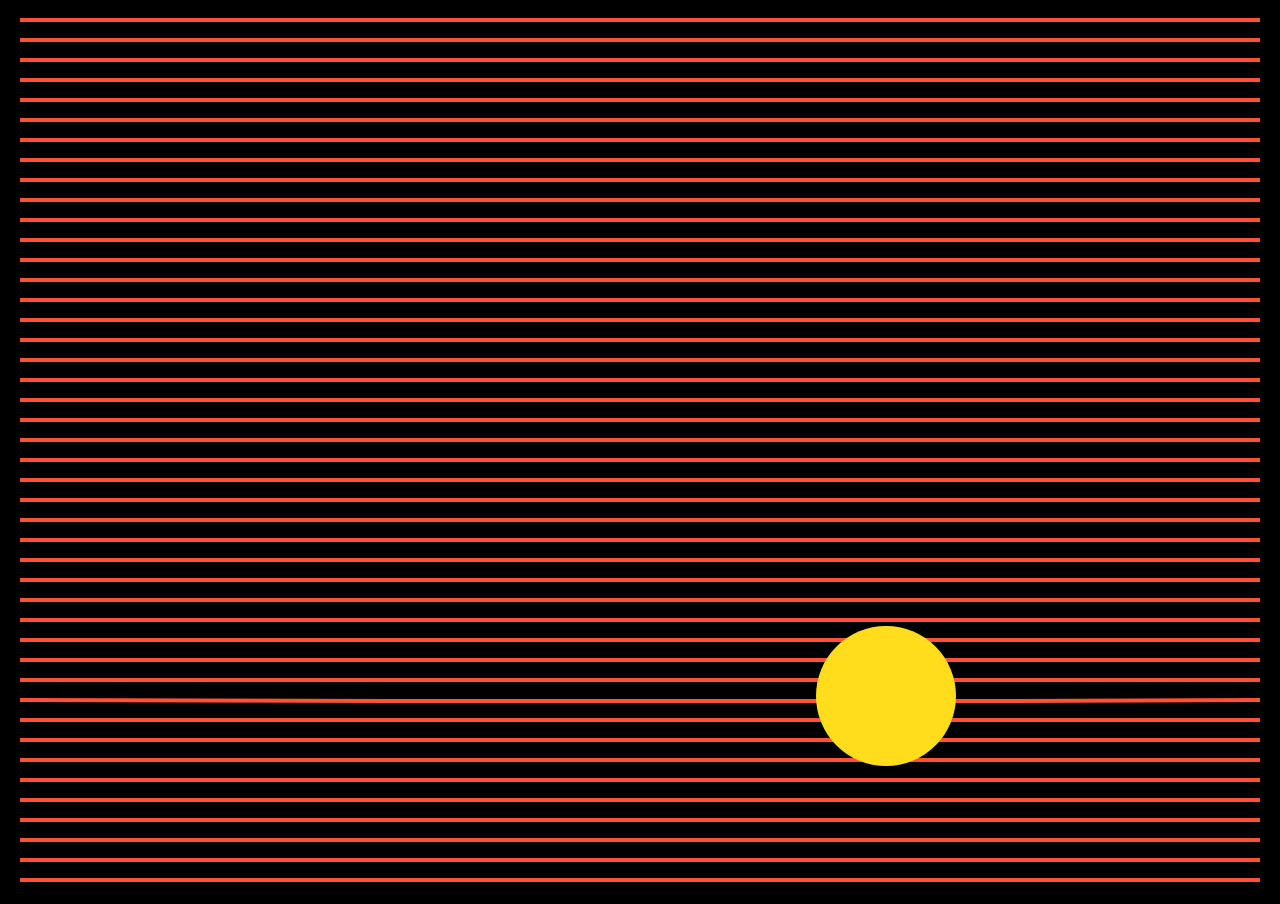
<file: Bounce-rope/index.html>
<!DOCTYPE html>
<html lang="en">
  <head>
    <meta charset="UTF-8" />
    <meta name="viewport" content="width=device-width, initial-scale=1.0" />
    <meta http-equiv="X-UA-Compatible" content="ie=edge" />
    <title>Document</title>

    <link rel="stylesheet" href="./style.css" />
  </head>
  <body>
    <script type="module" src="./app.js"></script>
  </body>
</html>
</file>
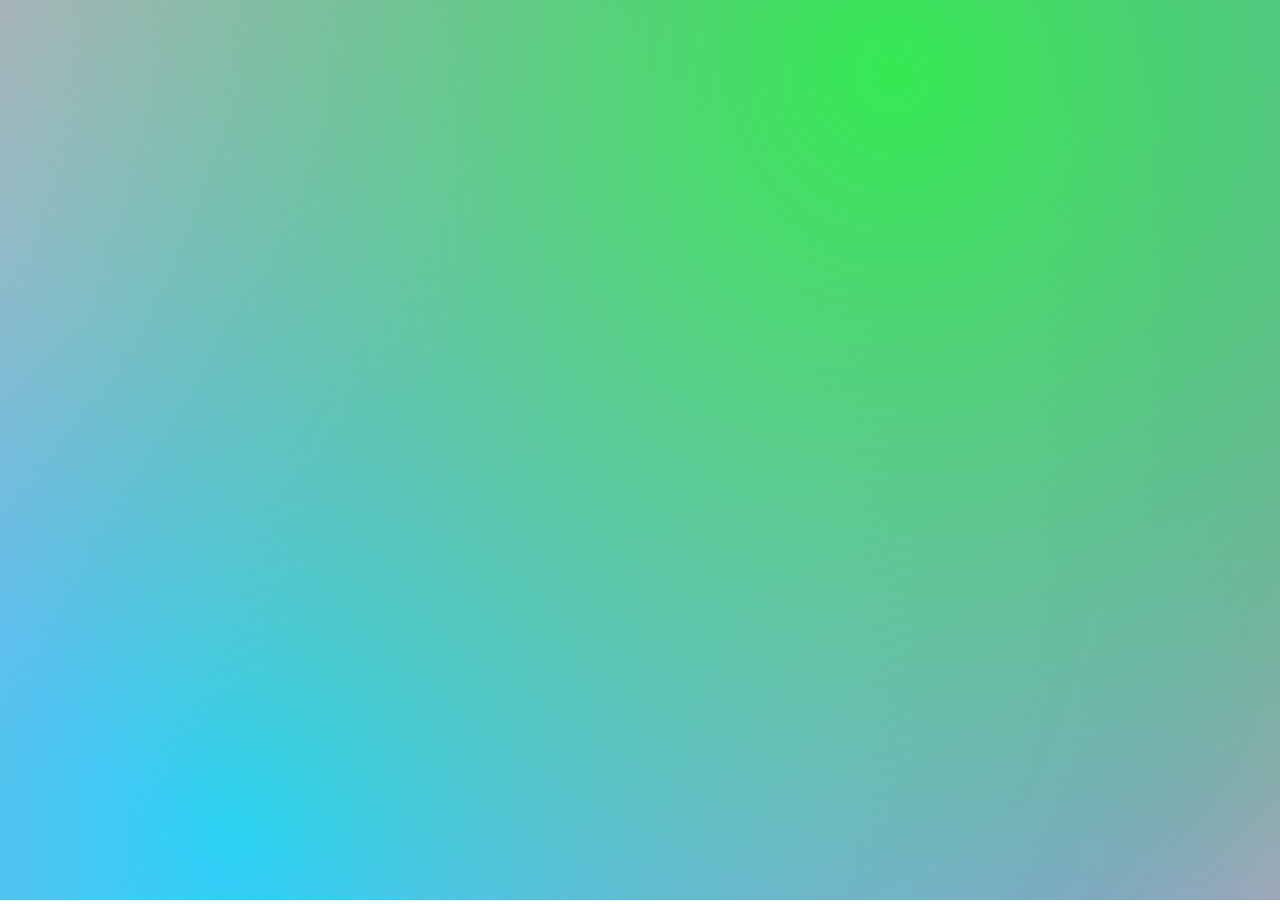
<file: gradientEffect/index.html>
<!DOCTYPE html>
<html lang="en">
  <head>
    <meta charset="UTF-8" />
    <meta name="viewport" content="width=device-width, initial-scale=1.0" />
    <meta http-equiv="X-UA-Compatible" content="ie=edge" />
    <title>Document</title>

    <link rel="stylesheet" href="style.css" />
  </head>
  <body>
    <script type="module" src="app.js"></script>
  </body>
</html>
</file>
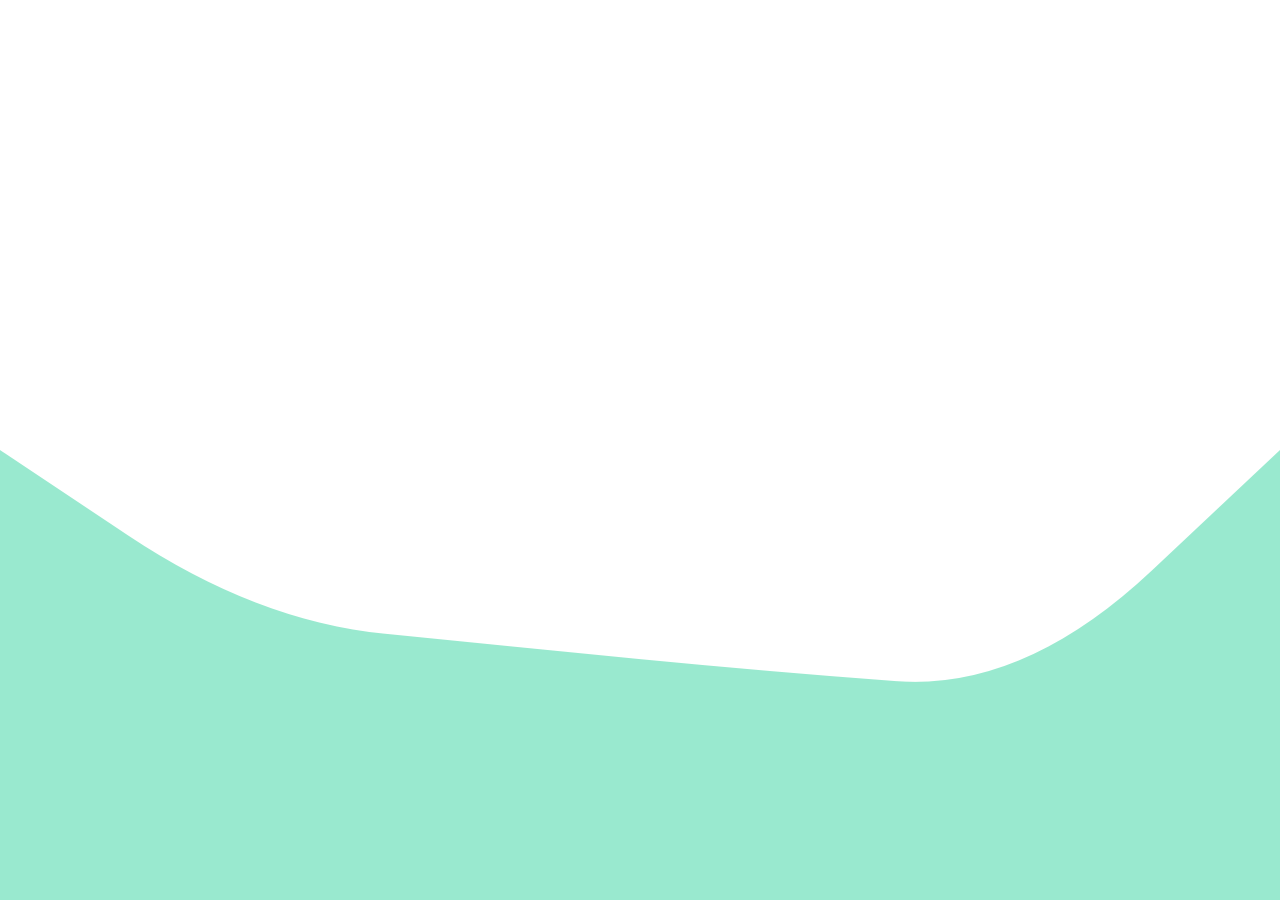
<file: Wave-Effect/index.html>
<!DOCTYPE html>
<html lang="en">
  <head>
    <meta charset="UTF-8" />
    <meta name="viewport" content="width=device-width, initial-scale=1.0" />
    <meta http-equiv="X-UA-Compatible" content="ie=edge" />
    <title>Document</title>
    <link rel="stylesheet" href="style.css" />
  </head>
  <body>
    <script type="module" src="app.js"></script>
  </body>
</html>
</file>
<file: Bounce-rope/style.css>
* {
  outline: 0;
  margin: 0;
  padding: 0;
}

html {
  width: 100%;
  height: 100%;
}

body {
  width: 100%;
  height: 100%;
  overflow: hidden;
  background-color: #000;
}

canvas {
  width: 100%;
  height: 100%;
}
</file>
<file: gradientEffect/style.css>
* {
  outline: 0;
  margin: 0;
  padding: 0;
}

html {
  width: 100%;
  height: 100%;
}

body {
  width: 100%;
  height: 100%;
  background-color: #fff;
}

canvas {
  width: 100%;
  height: 100%;
}
</file>
<file: Wave-Effect/style.css>
* {
  user-select: none;
  -ms-user-select: none;
  outline: none;
  margin: 0;
  padding: 0;
  -webkit-tap-highlight-color: rgba(0, 0, 0, 0);
}

html {
  width: 100%;
  height: 100%;
}

body {
  width: 100%;
  height: 100%;
  overflow: hidden;
  background-color: #ffffff;
}

canvas {
  width: 100%;
  height: 100%;
}
</file>
